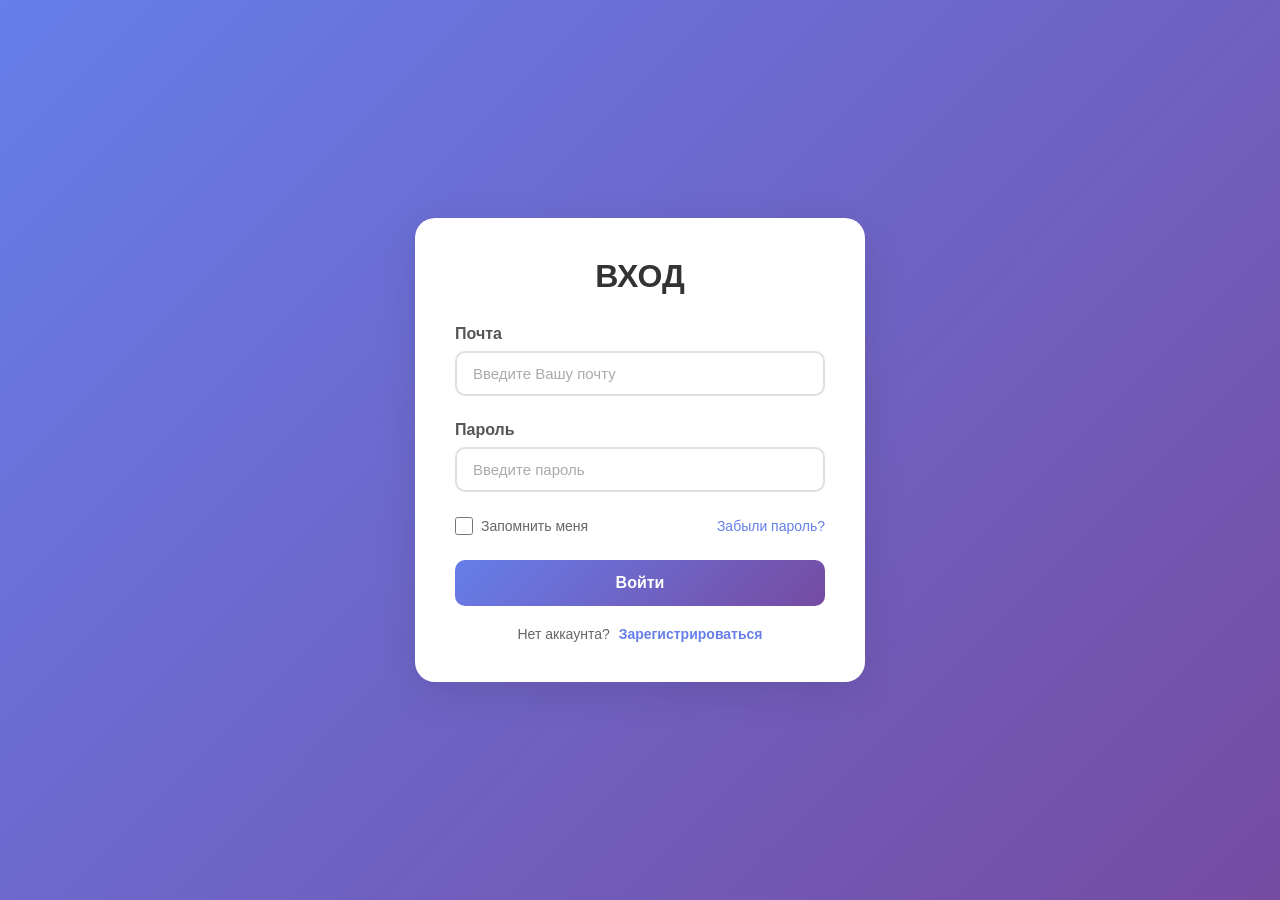
<file: front/index.html>
<!DOCTYPE html>
<html lang="ru">
<head>
    <meta charset="UTF-8">
    <meta name="viewport" content="width=device-width, initial-scale=1.0">
    <title>Вход</title>
    <link rel="stylesheet" href="style.css">
</head>
<body>
    <div class="container">
        <div class="login-card">
            <h1 class="title">ВХОД</h1>
            
            <div class="form-group">
                <label class="label">Почта</label>
                <input type="email" class="input" placeholder="Введите Вашу почту">
            </div>

            <div class="form-group">
                <label class="label">Пароль</label>
                <input type="password" class="input" placeholder="Введите пароль">
            </div>

            <div class="form-options">
                <label class="checkbox-label">
                    <input type="checkbox" class="checkbox">
                    <span>Запомнить меня</span>
                </label>
                <a href="#" class="forgot-link">Забыли пароль?</a>
            </div>

            <button class="login-btn">Войти</button>

            <div class="register-link">
                Нет аккаунта? <a href="register.html">Зарегистрироваться</a>
            </div>
        </div>
    </div>
</body>
</html>
</file>
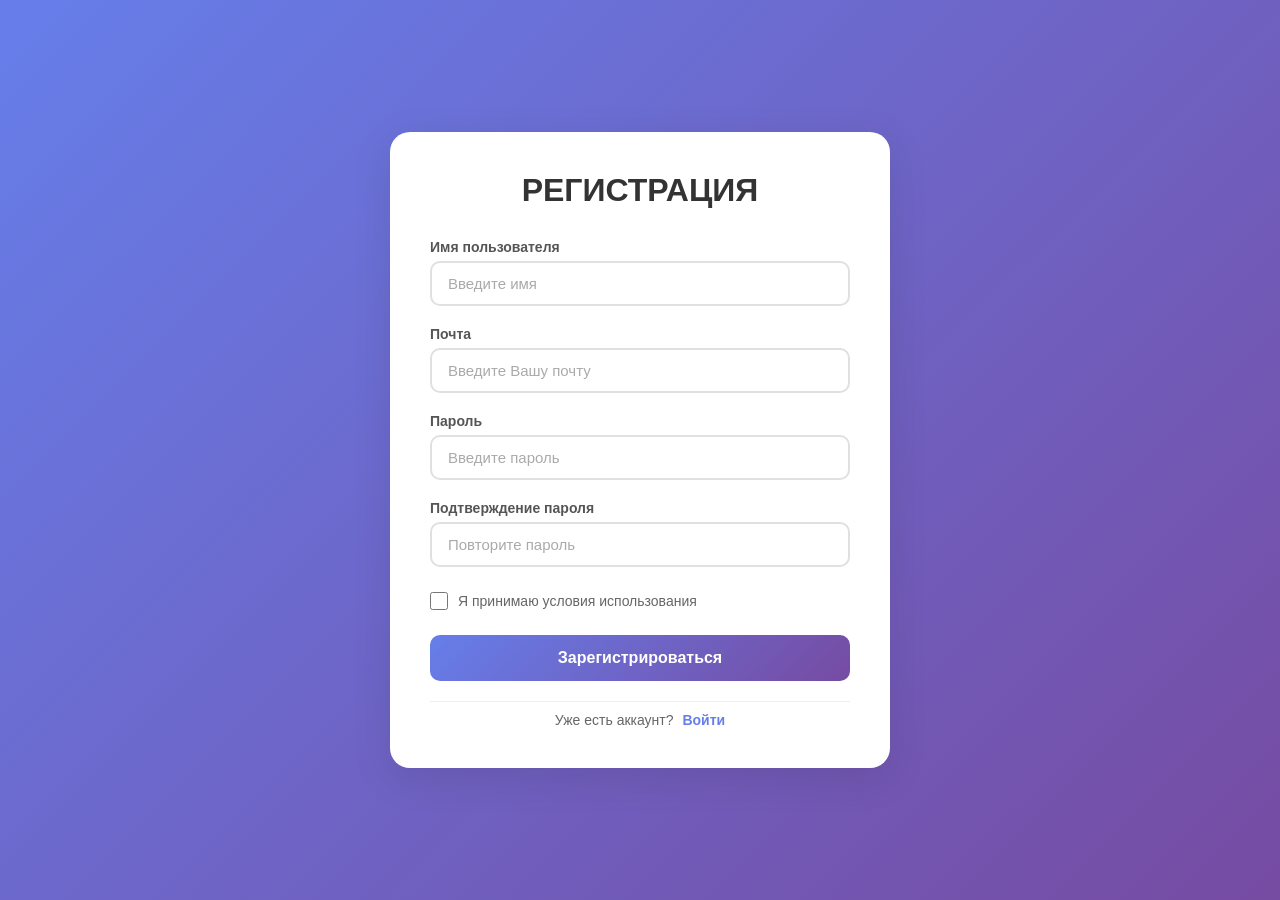
<file: front/register.html>
<!DOCTYPE html>
<html lang="ru">
<head>
    <meta charset="UTF-8">
    <meta name="viewport" content="width=device-width, initial-scale=1.0">
    <title>Регистрация</title>
    <link rel="stylesheet" href="register.css">
</head>
<body>
    <div class="container">
        <div class="register-card">
            <h1 class="title">РЕГИСТРАЦИЯ</h1>
            
            <div class="form-group">
                <label class="label">Имя пользователя</label>
                <input type="text" class="input" placeholder="Введите имя">
            </div>

            <div class="form-group">
                <label class="label">Почта</label>
                <input type="email" class="input" placeholder="Введите Вашу почту">
            </div>

            <div class="form-group">
                <label class="label">Пароль</label>
                <input type="password" class="input" placeholder="Введите пароль">
            </div>

            <div class="form-group">
                <label class="label">Подтверждение пароля</label>
                <input type="password" class="input" placeholder="Повторите пароль">
            </div>

            <div class="form-options">
                <label class="checkbox-label">
                    <input type="checkbox" class="checkbox">
                    <span>Я принимаю условия использования</span>
                </label>
            </div>

            <button class="register-btn">Зарегистрироваться</button>

            <div class="login-link">
                Уже есть аккаунт? <a href="index.html">Войти</a>
            </div>
        </div>
    </div>
</body>
</html>
</file>
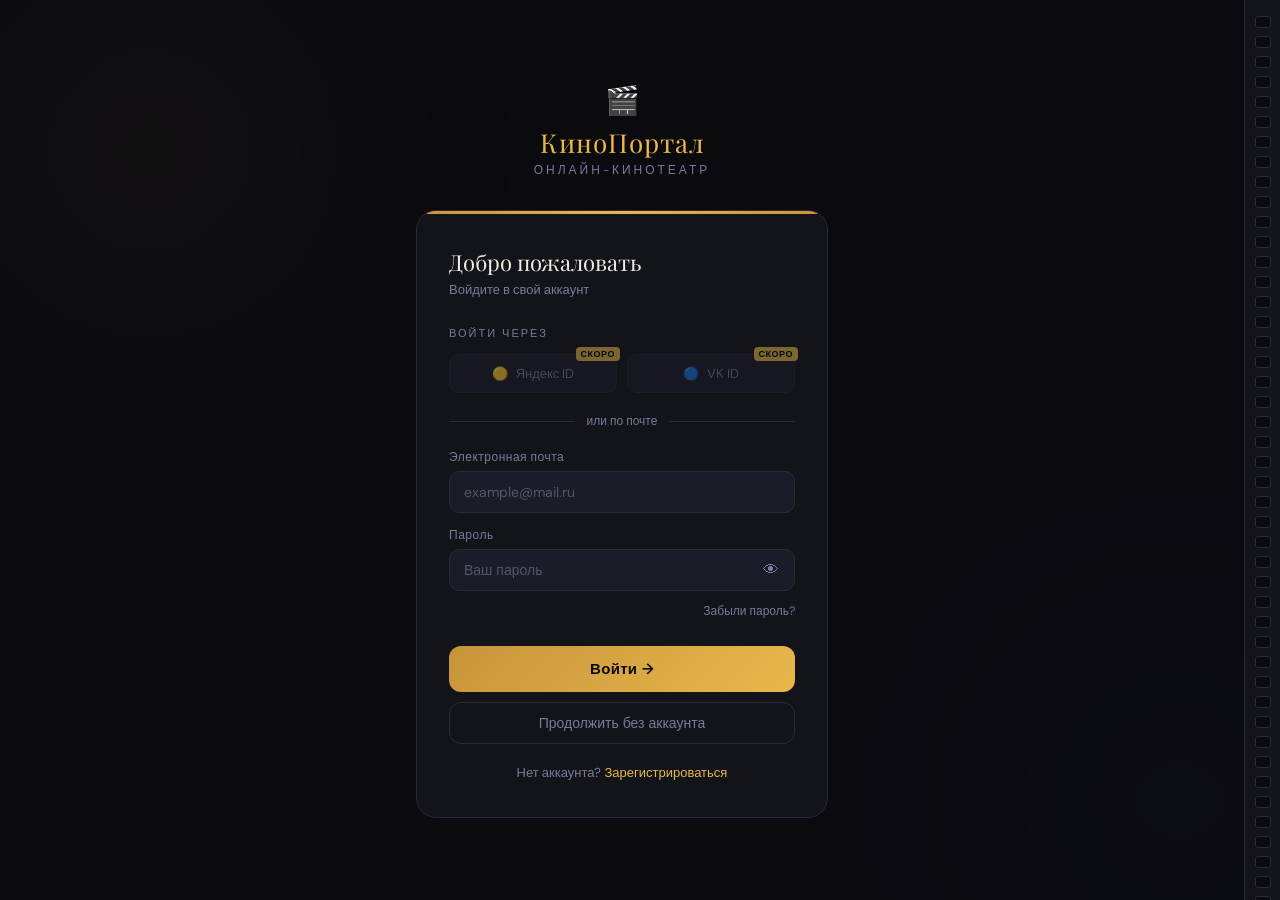
<file: templates/login.html>
<!DOCTYPE html>
<html lang="ru">
<head>
  <meta charset="UTF-8"/>
  <meta name="viewport" content="width=device-width, initial-scale=1.0"/>
  <title>Вход — КиноПортал</title>
  <link href="https://fonts.googleapis.com/css2?family=Playfair+Display:wght@400;700&family=DM+Sans:wght@300;400;500&display=swap" rel="stylesheet"/>
  <style>
    :root {
      --bg: #0a0a0f;
      --surface: #13131a;
      --surface2: #1c1c28;
      --border: #2a2a3a;
      --accent: #e8b84b;
      --accent2: #c8943a;
      --text: #f0ece4;
      --muted: #7a7a9a;
      --error: #e05a5a;
    }

    * { box-sizing: border-box; margin: 0; padding: 0; }

    body {
      background: var(--bg);
      color: var(--text);
      font-family: 'DM Sans', sans-serif;
      min-height: 100vh;
      display: flex;
      align-items: center;
      justify-content: center;
      overflow-x: hidden;
    }

    .bg-orb {
      position: fixed; border-radius: 50%;
      filter: blur(120px); pointer-events: none; z-index: 0;
    }
    .bg-orb-1 {
      width: 500px; height: 500px;
      background: radial-gradient(circle, rgba(232,184,75,0.07) 0%, transparent 70%);
      top: -100px; left: -100px;
    }
    .bg-orb-2 {
      width: 400px; height: 400px;
      background: radial-gradient(circle, rgba(90,80,160,0.1) 0%, transparent 70%);
      bottom: -100px; right: -100px;
    }

    .film-strip {
      position: fixed; right: 0; top: 0;
      width: 36px; height: 100vh;
      background: var(--surface);
      border-left: 1px solid var(--border);
      display: flex; flex-direction: column;
      align-items: center; gap: 8px;
      padding: 16px 0; z-index: 1;
    }
    .film-hole {
      width: 16px; height: 12px;
      border-radius: 3px;
      background: var(--bg);
      border: 1px solid var(--border);
      flex-shrink: 0;
    }

    .page-wrapper {
      position: relative; z-index: 2;
      width: 100%; max-width: 460px;
      padding: 40px 24px;
      margin-right: 36px;
    }

    .logo {
      text-align: center; margin-bottom: 32px;
      animation: fadeDown 0.6s ease both;
    }
    .logo-icon { font-size: 28px; margin-bottom: 6px; }
    .logo-text {
      font-family: 'Playfair Display', serif;
      font-size: 26px; color: var(--accent); letter-spacing: 1px;
    }
    .logo-sub {
      font-size: 12px; color: var(--muted);
      letter-spacing: 3px; text-transform: uppercase; margin-top: 2px;
    }

    .card {
      background: var(--surface);
      border: 1px solid var(--border);
      border-radius: 20px;
      padding: 36px 32px;
      animation: fadeUp 0.7s ease both;
      position: relative; overflow: hidden;
    }
    .card::before {
      content: '';
      position: absolute; top: 0; left: 0; right: 0; height: 3px;
      background: linear-gradient(90deg, var(--accent2), var(--accent), var(--accent2));
    }

    .card-title {
      font-family: 'Playfair Display', serif;
      font-size: 22px; margin-bottom: 4px;
    }
    .card-subtitle {
      font-size: 13px; color: var(--muted); margin-bottom: 28px;
    }

    .section-label {
      font-size: 11px; letter-spacing: 2px;
      text-transform: uppercase; color: var(--muted);
      margin-bottom: 14px;
    }

    .oauth-buttons {
      display: flex; gap: 10px; margin-bottom: 4px;
    }
    .oauth-btn {
      flex: 1; display: flex;
      align-items: center; justify-content: center;
      gap: 8px; padding: 10px;
      border-radius: 10px; border: 1px solid var(--border);
      background: var(--surface2); color: var(--muted);
      font-size: 13px; font-family: 'DM Sans', sans-serif;
      cursor: not-allowed; opacity: 0.5;
      position: relative;
    }
    .oauth-btn .soon {
      position: absolute; top: -8px; right: -4px;
      background: var(--accent); color: #000;
      font-size: 9px; font-weight: 700;
      padding: 1px 5px; border-radius: 4px; letter-spacing: 0.5px;
    }

    .divider {
      display: flex; align-items: center;
      gap: 12px; margin: 20px 0;
      color: var(--muted); font-size: 12px;
    }
    .divider::before, .divider::after {
      content: ''; flex: 1; height: 1px; background: var(--border);
    }

    .field {
      display: flex; flex-direction: column;
      gap: 6px; margin-bottom: 14px;
    }
    .field label {
      font-size: 12px; color: var(--muted);
      font-weight: 500; letter-spacing: 0.5px;
    }
    .field input {
      background: var(--surface2);
      border: 1px solid var(--border);
      border-radius: 10px;
      padding: 11px 14px;
      color: var(--text);
      font-family: 'DM Sans', sans-serif;
      font-size: 14px; outline: none;
      transition: border-color 0.2s, box-shadow 0.2s;
      width: 100%;
    }
    .field input::placeholder { color: var(--muted); opacity: 0.6; }
    .field input:focus {
      border-color: var(--accent);
      box-shadow: 0 0 0 3px rgba(232,184,75,0.1);
    }
    .field input.error { border-color: var(--error); }
    .field-hint {
      font-size: 11px; color: var(--error); display: none;
    }
    .field.has-error .field-hint { display: block; }

    .input-wrap {
      position: relative;
      display: flex;
      align-items: center;
    }
    .input-wrap input { padding-right: 42px !important; }
    .toggle-pass {
      position: absolute; right: 12px;
      background: none; border: none;
      cursor: pointer; color: var(--muted);
      font-size: 16px; padding: 4px; line-height: 1;
      transition: color 0.2s; user-select: none;
    }
    .toggle-pass:hover { color: var(--accent); }

    .forgot-link {
      text-align: right; margin-top: -6px; margin-bottom: 6px;
    }
    .forgot-link a {
      font-size: 12px; color: var(--muted);
      text-decoration: none; transition: color 0.2s;
    }
    .forgot-link a:hover { color: var(--accent); }

    .btn-primary {
      width: 100%; padding: 13px; border-radius: 12px;
      border: none;
      background: linear-gradient(135deg, var(--accent2), var(--accent));
      color: #0a0a0f;
      font-family: 'DM Sans', sans-serif;
      font-size: 15px; font-weight: 600; cursor: pointer;
      margin-top: 20px;
      transition: opacity 0.2s, transform 0.1s;
      letter-spacing: 0.3px;
    }
    .btn-primary:hover { opacity: 0.9; transform: translateY(-1px); }
    .btn-primary:active { transform: translateY(0); }

    .btn-skip {
      width: 100%; padding: 11px; border-radius: 12px;
      border: 1px solid var(--border); background: transparent;
      color: var(--muted);
      font-family: 'DM Sans', sans-serif;
      font-size: 14px; cursor: pointer;
      margin-top: 10px;
      transition: border-color 0.2s, color 0.2s;
    }
    .btn-skip:hover { border-color: var(--muted); color: var(--text); }

    .register-link {
      text-align: center; margin-top: 20px;
      font-size: 13px; color: var(--muted);
    }
    .register-link a {
      color: var(--accent); text-decoration: none; font-weight: 500;
    }
    .register-link a:hover { text-decoration: underline; }

    /* Сообщение об ошибке входа */
    .alert-error {
      background: rgba(224,90,90,0.1);
      border: 1px solid rgba(224,90,90,0.3);
      border-radius: 10px;
      padding: 10px 14px;
      font-size: 13px;
      color: var(--error);
      margin-bottom: 16px;
      display: none;
    }
    .alert-error.show { display: block; }

    @keyframes fadeUp {
      from { opacity: 0; transform: translateY(20px); }
      to   { opacity: 1; transform: translateY(0); }
    }
    @keyframes fadeDown {
      from { opacity: 0; transform: translateY(-16px); }
      to   { opacity: 1; transform: translateY(0); }
    }

    @media (max-width: 560px) {
      .film-strip { display: none; }
      .page-wrapper { margin-right: 0; padding: 24px 16px; }
      .card { padding: 28px 20px; }
    }
  </style>
</head>
<body>
  <div class="bg-orb bg-orb-1"></div>
  <div class="bg-orb bg-orb-2"></div>

  <div class="film-strip" id="filmStrip"></div>

  <div class="page-wrapper">
    <div class="logo">
      <div class="logo-icon">🎬</div>
      <div class="logo-text">КиноПортал</div>
      <div class="logo-sub">Онлайн-кинотеатр</div>
    </div>

    <div class="card">
      <div class="card-title">Добро пожаловать</div>
      <div class="card-subtitle">Войдите в свой аккаунт</div>

      <div class="alert-error" id="loginError">
        Неверный email или пароль
      </div>

      <div class="section-label">Войти через</div>
      <div class="oauth-buttons">
        <button class="oauth-btn" disabled>
          <span>🟡</span> Яндекс ID
          <span class="soon">СКОРО</span>
        </button>
        <button class="oauth-btn" disabled>
          <span>🔵</span> VK ID
          <span class="soon">СКОРО</span>
        </button>
      </div>

      <div class="divider">или по почте</div>

      <div class="field" id="f-email">
        <label>Электронная почта</label>
        <input type="email" id="email" placeholder="example@mail.ru" autocomplete="email"/>
        <span class="field-hint">Введите корректный email</span>
      </div>

      <div class="field" id="f-pass">
        <label>Пароль</label>
        <div class="input-wrap">
          <input type="password" id="password" placeholder="Ваш пароль" autocomplete="current-password"/>
          <button type="button" class="toggle-pass" onclick="togglePass('password', this)" title="Показать пароль">👁</button>
        </div>
        <span class="field-hint">Введите пароль</span>
      </div>

      <div class="forgot-link">
        <a href="#">Забыли пароль?</a>
      </div>

      <button class="btn-primary" onclick="doLogin()">Войти →</button>
      <button class="btn-skip" onclick="skipLogin()">Продолжить без аккаунта</button>

      <div class="register-link">
        Нет аккаунта? <a href="register.html">Зарегистрироваться</a>
      </div>
    </div>
  </div>

  <script>
    // Киноплёнка справа
    const strip = document.getElementById('filmStrip');
    for (let i = 0; i < 60; i++) {
      const hole = document.createElement('div');
      hole.className = 'film-hole';
      strip.appendChild(hole);
    }

    function togglePass(inputId, btn) {
      const input = document.getElementById(inputId);
      if (input.type === 'password') {
        input.type = 'text';
        btn.textContent = '👁';
        btn.title = 'Скрыть пароль';
      } else {
        input.type = 'password';
        btn.textContent = '👁';
        btn.title = 'Показать пароль';
      }
    }

    function doLogin() {
      const email = document.getElementById('email').value.trim();
      const pass  = document.getElementById('password').value;
      let ok = true;

      const emailOk = /^[^\s@]+@[^\s@]+\.[^\s@]+$/.test(email);
      setError('f-email', !emailOk);
      if (!emailOk) ok = false;

      const passOk = pass.length >= 1;
      setError('f-pass', !passOk);
      if (!passOk) ok = false;

      if (ok) {
        // Здесь будет fetch POST /login на Flask
        document.getElementById('loginError').classList.add('show');
        // При успехе — убрать ошибку и редирект на главную
      }
    }

    function setError(fieldId, hasError) {
      const field = document.getElementById(fieldId);
      if (!field) return;
      if (hasError) field.classList.add('has-error');
      else field.classList.remove('has-error');
      const inputs = field.querySelectorAll('input');
      inputs.forEach(i => {
        if (hasError) i.classList.add('error');
        else i.classList.remove('error');
      });
    }

    function skipLogin() {
      alert('Продолжение без аккаунта (редирект на главную)');
    }
  </script>
</body>
</html>
</file>
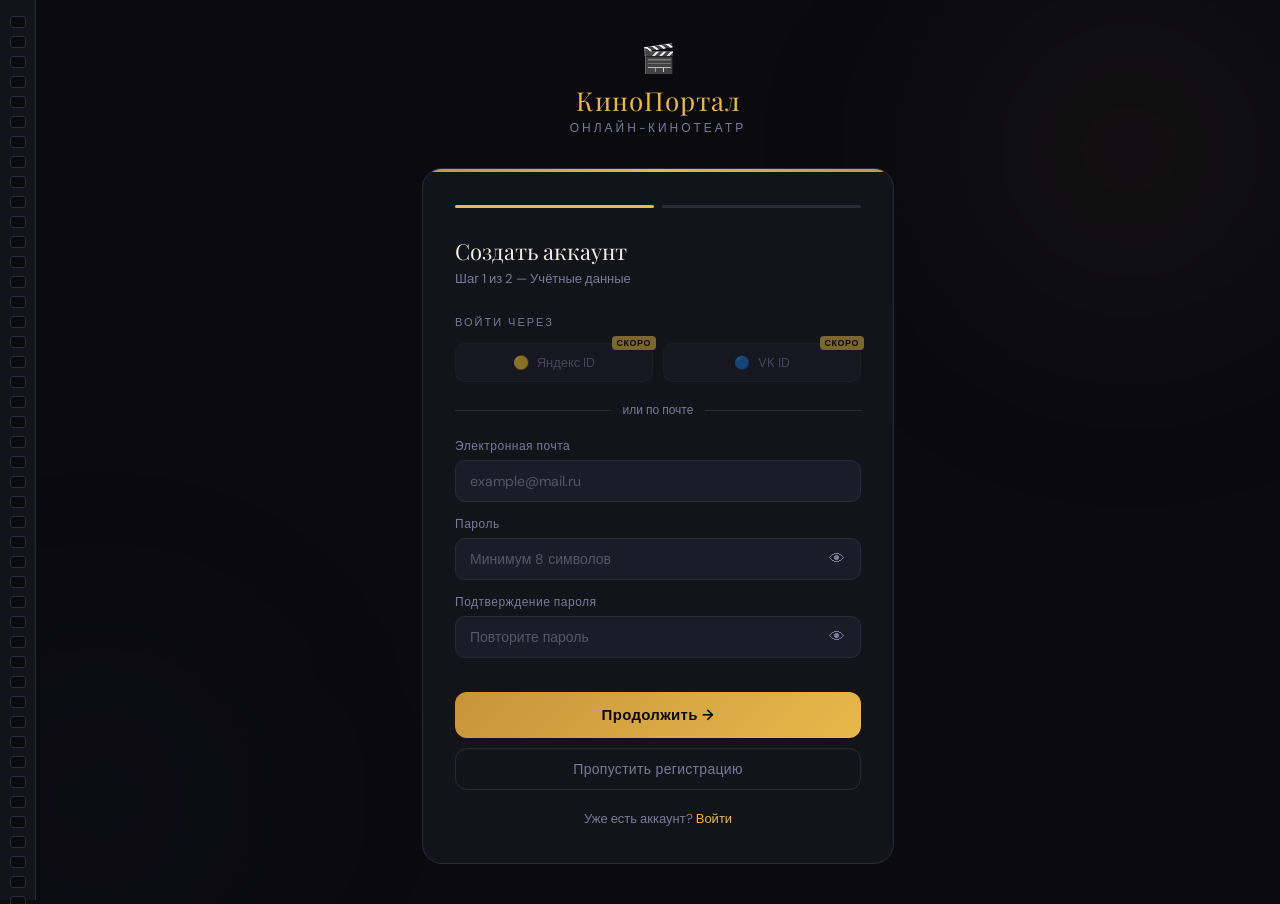
<file: templates/register.html>
<!DOCTYPE html>
<html lang="ru">
<head>
  <meta charset="UTF-8" />
  <meta name="viewport" content="width=device-width, initial-scale=1.0"/>
  <title>Регистрация — КиноПортал</title>
  <link href="https://fonts.googleapis.com/css2?family=Playfair+Display:wght@400;700&family=DM+Sans:wght@300;400;500&display=swap" rel="stylesheet"/>
  <style>
    :root {
      --bg: #0a0a0f;
      --surface: #13131a;
      --surface2: #1c1c28;
      --border: #2a2a3a;
      --accent: #e8b84b;
      --accent2: #c8943a;
      --text: #f0ece4;
      --muted: #7a7a9a;
      --error: #e05a5a;
      --success: #5acea0;
    }

    * { box-sizing: border-box; margin: 0; padding: 0; }

    body {
      background: var(--bg);
      color: var(--text);
      font-family: 'DM Sans', sans-serif;
      min-height: 100vh;
      display: flex;
      align-items: center;
      justify-content: center;
      overflow-x: hidden;
    }

    /* Фоновые элементы */
    .bg-orb {
      position: fixed;
      border-radius: 50%;
      filter: blur(120px);
      pointer-events: none;
      z-index: 0;
    }
    .bg-orb-1 {
      width: 500px; height: 500px;
      background: radial-gradient(circle, rgba(232,184,75,0.08) 0%, transparent 70%);
      top: -100px; right: -100px;
    }
    .bg-orb-2 {
      width: 400px; height: 400px;
      background: radial-gradient(circle, rgba(90,80,160,0.1) 0%, transparent 70%);
      bottom: -100px; left: -100px;
    }

    /* Полоски киноплёнки слева */
    .film-strip {
      position: fixed;
      left: 0; top: 0;
      width: 36px;
      height: 100vh;
      background: var(--surface);
      border-right: 1px solid var(--border);
      display: flex;
      flex-direction: column;
      align-items: center;
      gap: 8px;
      padding: 16px 0;
      z-index: 1;
    }
    .film-hole {
      width: 16px; height: 12px;
      border-radius: 3px;
      background: var(--bg);
      border: 1px solid var(--border);
      flex-shrink: 0;
    }

    .page-wrapper {
      position: relative;
      z-index: 2;
      width: 100%;
      max-width: 520px;
      padding: 40px 24px;
      margin-left: 36px;
    }

    /* Логотип */
    .logo {
      text-align: center;
      margin-bottom: 32px;
      animation: fadeDown 0.6s ease both;
    }
    .logo-icon {
      font-size: 28px;
      margin-bottom: 6px;
    }
    .logo-text {
      font-family: 'Playfair Display', serif;
      font-size: 26px;
      color: var(--accent);
      letter-spacing: 1px;
    }
    .logo-sub {
      font-size: 12px;
      color: var(--muted);
      letter-spacing: 3px;
      text-transform: uppercase;
      margin-top: 2px;
    }

    /* Карточка */
    .card {
      background: var(--surface);
      border: 1px solid var(--border);
      border-radius: 20px;
      padding: 36px 32px;
      animation: fadeUp 0.7s ease both;
      position: relative;
      overflow: hidden;
    }
    .card::before {
      content: '';
      position: absolute;
      top: 0; left: 0; right: 0;
      height: 3px;
      background: linear-gradient(90deg, var(--accent2), var(--accent), var(--accent2));
    }

    .card-title {
      font-family: 'Playfair Display', serif;
      font-size: 22px;
      margin-bottom: 4px;
    }
    .card-subtitle {
      font-size: 13px;
      color: var(--muted);
      margin-bottom: 28px;
    }

    /* Разделитель шагов */
    .steps {
      display: flex;
      gap: 8px;
      margin-bottom: 28px;
    }
    .step {
      flex: 1;
      height: 3px;
      border-radius: 2px;
      background: var(--border);
      transition: background 0.3s;
    }
    .step.active { background: var(--accent); }
    .step.done { background: var(--success); }

    /* Группа полей */
    .section-label {
      font-size: 11px;
      letter-spacing: 2px;
      text-transform: uppercase;
      color: var(--muted);
      margin-bottom: 14px;
      margin-top: 20px;
    }
    .section-label:first-of-type { margin-top: 0; }

    .fields-row {
      display: grid;
      grid-template-columns: 1fr 1fr;
      gap: 12px;
    }

    .field {
      display: flex;
      flex-direction: column;
      gap: 6px;
      margin-bottom: 14px;
      animation: fadeUp 0.5s ease both;
    }
    .field label {
      font-size: 12px;
      color: var(--muted);
      font-weight: 500;
      letter-spacing: 0.5px;
    }
    .field label .optional {
      font-size: 10px;
      opacity: 0.6;
      margin-left: 4px;
    }

    .field input, .field select {
      background: var(--surface2);
      border: 1px solid var(--border);
      border-radius: 10px;
      padding: 11px 14px;
      color: var(--text);
      font-family: 'DM Sans', sans-serif;
      font-size: 14px;
      outline: none;
      transition: border-color 0.2s, box-shadow 0.2s;
      width: 100%;
    }
    .field input::placeholder { color: var(--muted); opacity: 0.6; }
    .field input:focus, .field select:focus {
      border-color: var(--accent);
      box-shadow: 0 0 0 3px rgba(232,184,75,0.1);
    }
    .field input.error { border-color: var(--error); }
    .field select option { background: var(--surface2); }

    .field-hint {
      font-size: 11px;
      color: var(--error);
      display: none;
    }
    .field.has-error .field-hint { display: block; }

    /* Обёртка для поля с кнопкой показа пароля */
    .input-wrap {
      position: relative;
      display: flex;
      align-items: center;
    }
    .input-wrap input {
      padding-right: 42px !important;
    }
    .toggle-pass {
      position: absolute;
      right: 12px;
      background: none;
      border: none;
      cursor: pointer;
      color: var(--muted);
      font-size: 16px;
      padding: 4px;
      line-height: 1;
      transition: color 0.2s;
      user-select: none;
    }
    .toggle-pass:hover { color: var(--accent); }

    /* Гендер — кастомные кнопки */
    .gender-group {
      display: flex;
      gap: 8px;
    }
    .gender-btn {
      flex: 1;
      padding: 10px 8px;
      border-radius: 10px;
      border: 1px solid var(--border);
      background: var(--surface2);
      color: var(--muted);
      font-family: 'DM Sans', sans-serif;
      font-size: 13px;
      cursor: pointer;
      transition: all 0.2s;
      text-align: center;
    }
    .gender-btn:hover { border-color: var(--accent); color: var(--accent); }
    .gender-btn.selected {
      border-color: var(--accent);
      background: rgba(232,184,75,0.1);
      color: var(--accent);
    }

    /* Разделитель OAuth */
    .divider {
      display: flex;
      align-items: center;
      gap: 12px;
      margin: 20px 0;
      color: var(--muted);
      font-size: 12px;
    }
    .divider::before, .divider::after {
      content: '';
      flex: 1;
      height: 1px;
      background: var(--border);
    }

    /* OAuth кнопки (будущие) */
    .oauth-buttons {
      display: flex;
      gap: 10px;
      margin-bottom: 4px;
    }
    .oauth-btn {
      flex: 1;
      display: flex;
      align-items: center;
      justify-content: center;
      gap: 8px;
      padding: 10px;
      border-radius: 10px;
      border: 1px solid var(--border);
      background: var(--surface2);
      color: var(--muted);
      font-size: 13px;
      font-family: 'DM Sans', sans-serif;
      cursor: not-allowed;
      opacity: 0.5;
      transition: all 0.2s;
      position: relative;
    }
    .oauth-btn .soon {
      position: absolute;
      top: -8px; right: -4px;
      background: var(--accent);
      color: #000;
      font-size: 9px;
      font-weight: 700;
      padding: 1px 5px;
      border-radius: 4px;
      letter-spacing: 0.5px;
    }

    /* Кнопки действий */
    .btn-primary {
      width: 100%;
      padding: 13px;
      border-radius: 12px;
      border: none;
      background: linear-gradient(135deg, var(--accent2), var(--accent));
      color: #0a0a0f;
      font-family: 'DM Sans', sans-serif;
      font-size: 15px;
      font-weight: 600;
      cursor: pointer;
      margin-top: 20px;
      transition: opacity 0.2s, transform 0.1s;
      letter-spacing: 0.3px;
    }
    .btn-primary:hover { opacity: 0.9; transform: translateY(-1px); }
    .btn-primary:active { transform: translateY(0); }

    .btn-skip {
      width: 100%;
      padding: 11px;
      border-radius: 12px;
      border: 1px solid var(--border);
      background: transparent;
      color: var(--muted);
      font-family: 'DM Sans', sans-serif;
      font-size: 14px;
      cursor: pointer;
      margin-top: 10px;
      transition: border-color 0.2s, color 0.2s;
      letter-spacing: 0.3px;
    }
    .btn-skip:hover { border-color: var(--muted); color: var(--text); }

    .login-link {
      text-align: center;
      margin-top: 20px;
      font-size: 13px;
      color: var(--muted);
    }
    .login-link a {
      color: var(--accent);
      text-decoration: none;
      font-weight: 500;
    }
    .login-link a:hover { text-decoration: underline; }

    /* Анимации */
    @keyframes fadeUp {
      from { opacity: 0; transform: translateY(20px); }
      to   { opacity: 1; transform: translateY(0); }
    }
    @keyframes fadeDown {
      from { opacity: 0; transform: translateY(-16px); }
      to   { opacity: 1; transform: translateY(0); }
    }

    /* Скрытый шаг */
    .step-block { display: none; }
    .step-block.active { display: block; }

    @media (max-width: 560px) {
      .film-strip { display: none; }
      .page-wrapper { margin-left: 0; padding: 24px 16px; }
      .card { padding: 28px 20px; }
      .fields-row { grid-template-columns: 1fr; }
    }
  </style>
</head>
<body>

  <!-- Фон -->
  <div class="bg-orb bg-orb-1"></div>
  <div class="bg-orb bg-orb-2"></div>

  <!-- Киноплёнка -->
  <div class="film-strip" id="filmStrip"></div>

  <div class="page-wrapper">
    <!-- Логотип -->
    <div class="logo">
      <div class="logo-icon">🎬</div>
      <div class="logo-text">КиноПортал</div>
      <div class="logo-sub">Онлайн-кинотеатр</div>
    </div>

    <div class="card">
      <!-- Индикатор шагов -->
      <div class="steps">
        <div class="step active" id="s1"></div>
        <div class="step" id="s2"></div>
      </div>

      <!-- ШАГ 1: Почта и пароль -->
      <div class="step-block active" id="step1">
        <div class="card-title">Создать аккаунт</div>
        <div class="card-subtitle">Шаг 1 из 2 — Учётные данные</div>

        <div class="section-label">Войти через</div>
        <div class="oauth-buttons">
          <button class="oauth-btn" disabled>
            <span>🟡</span> Яндекс ID
            <span class="soon">СКОРО</span>
          </button>
          <button class="oauth-btn" disabled>
            <span>🔵</span> VK ID
            <span class="soon">СКОРО</span>
          </button>
        </div>

        <div class="divider">или по почте</div>

        <div class="field" id="f-email">
          <label>Электронная почта</label>
          <input type="email" id="email" placeholder="example@mail.ru" autocomplete="email"/>
          <span class="field-hint" id="hint-email">Введите корректный email</span>
        </div>

        <div class="field" id="f-pass">
          <label>Пароль</label>
          <div class="input-wrap">
            <input type="password" id="password" placeholder="Минимум 8 символов" autocomplete="new-password"/>
            <button type="button" class="toggle-pass" onclick="togglePass('password', this)" title="Показать пароль">👁</button>
          </div>
          <span class="field-hint" id="hint-pass">Пароль должен быть не менее 8 символов</span>
        </div>

        <div class="field" id="f-pass2">
          <label>Подтверждение пароля</label>
          <div class="input-wrap">
            <input type="password" id="password2" placeholder="Повторите пароль" autocomplete="new-password"/>
            <button type="button" class="toggle-pass" onclick="togglePass('password2', this)" title="Показать пароль">👁</button>
          </div>
          <span class="field-hint" id="hint-pass2">Пароли не совпадают</span>
        </div>

        <button class="btn-primary" onclick="goStep2()">Продолжить →</button>
        <button class="btn-skip" onclick="skipReg()">Пропустить регистрацию</button>

        <div class="login-link">
          Уже есть аккаунт? <a href="login.html">Войти</a>
        </div>
      </div>

      <!-- ШАГ 2: Личная информация -->
      <div class="step-block" id="step2">
        <div class="card-title">О себе</div>
        <div class="card-subtitle">Шаг 2 из 2 — Личная информация</div>

        <div class="fields-row">
          <div class="field" id="f-first">
            <label>Имя</label>
            <input type="text" id="firstName" placeholder="Иван" autocomplete="given-name"/>
            <span class="field-hint">Введите имя</span>
          </div>
          <div class="field" id="f-last">
            <label>Фамилия</label>
            <input type="text" id="lastName" placeholder="Иванов" autocomplete="family-name"/>
            <span class="field-hint">Введите фамилию</span>
          </div>
        </div>

        <div class="field" id="f-nick">
          <label>Никнейм</label>
          <input type="text" id="nickname" placeholder="@ivan_кино" autocomplete="username"/>
          <span class="field-hint">Введите никнейм</span>
        </div>

        <div class="field">
          <label>Пол <span class="optional">(необязательно)</span></label>
          <div class="gender-group">
            <button class="gender-btn" onclick="selectGender(this, 'male')">Мужской</button>
            <button class="gender-btn" onclick="selectGender(this, 'female')">Женский</button>
          </div>
        </div>

        <div class="field" id="f-dob">
          <label>Дата рождения</label>
          <input type="date" id="dob" max="" autocomplete="bday"/>
          <span class="field-hint">Введите дату рождения</span>
        </div>

        <button class="btn-primary" onclick="submitForm()">Создать аккаунт</button>
        <button class="btn-skip" onclick="goStep1()">← Назад</button>
      </div>
    </div>
  </div>

  <script>
    // --- Киноплёнка ---
    const strip = document.getElementById('filmStrip');
    for (let i = 0; i < 60; i++) {
      const hole = document.createElement('div');
      hole.className = 'film-hole';
      strip.appendChild(hole);
    }

    // --- Ограничение даты рождения (не в будущем) ---
    document.getElementById('dob').max = new Date().toISOString().split('T')[0];

    let selectedGender = null;

    function selectGender(btn, value) {
      document.querySelectorAll('.gender-btn').forEach(b => b.classList.remove('selected'));
      btn.classList.add('selected');
      selectedGender = value;
    }

    // --- Валидация шага 1 ---
    function goStep2() {
      const email = document.getElementById('email').value.trim();
      const pass  = document.getElementById('password').value;
      const pass2 = document.getElementById('password2').value;
      let ok = true;

      const emailOk = /^[^\s@]+@[^\s@]+\.[^\s@]+$/.test(email);
      setError('f-email', 'hint-email', !emailOk);
      if (!emailOk) ok = false;

      const passOk = pass.length >= 8;
      setError('f-pass', 'hint-pass', !passOk);
      if (!passOk) ok = false;

      const pass2Ok = pass === pass2 && pass2.length > 0;
      setError('f-pass2', 'hint-pass2', !pass2Ok);
      if (!pass2Ok) ok = false;

      if (ok) {
        document.getElementById('step1').classList.remove('active');
        document.getElementById('step2').classList.add('active');
        document.getElementById('s1').classList.replace('active', 'done');
        document.getElementById('s2').classList.add('active');
      }
    }

    function goStep1() {
      document.getElementById('step2').classList.remove('active');
      document.getElementById('step1').classList.add('active');
      document.getElementById('s2').classList.remove('active');
      document.getElementById('s1').classList.replace('done', 'active');
    }

    // --- Валидация шага 2 ---
    function submitForm() {
      const first = document.getElementById('firstName').value.trim();
      const last  = document.getElementById('lastName').value.trim();
      const nick  = document.getElementById('nickname').value.trim();
      const dob   = document.getElementById('dob').value;
      let ok = true;

      setError('f-first', null, !first);  if (!first) ok = false;
      setError('f-last',  null, !last);   if (!last)  ok = false;
      setError('f-nick',  null, !nick);   if (!nick)  ok = false;
      setError('f-dob',   null, !dob);    if (!dob)   ok = false;

      if (ok) {
        // Здесь будет отправка данных на Flask-сервер (fetch POST /register)
        alert('✅ Аккаунт создан! (здесь будет редирект на главную)');
      }
    }

    function setError(fieldId, hintId, hasError) {
      const field = document.getElementById(fieldId);
      if (!field) return;
      if (hasError) field.classList.add('has-error');
      else field.classList.remove('has-error');
      const inputs = field.querySelectorAll('input, select');
      inputs.forEach(i => {
        if (hasError) i.classList.add('error');
        else i.classList.remove('error');
      });
    }

    function togglePass(inputId, btn) {
      const input = document.getElementById(inputId);
      if (input.type === 'password') {
        input.type = 'text';
        btn.textContent = '👁';
        btn.title = 'Скрыть пароль';
      } else {
        input.type = 'password';
        btn.textContent = '👁';
        btn.title = 'Показать пароль';
      }
    }

    function skipReg() {
      // Здесь будет редирект на главную без аккаунта
      alert('Продолжение без аккаунта (редирект на главную)');
    }
  </script>
</body>
</html>
</file>
<file: front/style.css>
* {
    margin: 0;
    padding: 0;
    box-sizing: border-box;
    font-family: -apple-system, BlinkMacSystemFont, 'Segoe UI', Roboto, Oxygen, Ubuntu, sans-serif;
}

body {
    background: linear-gradient(135deg, #667eea 0%, #764ba2 100%);
    min-height: 100vh;
    display: flex;
    align-items: center;
    justify-content: center;
}

.container {
    width: 100%;
    padding: 20px;
}

.login-card {
    background: white;
    max-width: 450px;
    margin: 0 auto;
    padding: 40px;
    border-radius: 20px;
    box-shadow: 0 10px 40px rgba(0,0,0,0.1);
}

.title {
    font-size: 32px;
    font-weight: 700;
    color: #333;
    margin-bottom: 30px;
    text-align: center;
}

.form-group {
    margin-bottom: 25px;
}

.label {
    display: block;
    font-size: 16px;
    font-weight: 600;
    color: #555;
    margin-bottom: 8px;
}

.input {
    width: 100%;
    padding: 12px 16px;
    font-size: 15px;
    border: 2px solid #e0e0e0;
    border-radius: 10px;
    transition: border-color 0.3s;
    outline: none;
}

.input:focus {
    border-color: #667eea;
}

.input::placeholder {
    color: #aaa;
}

.form-options {
    display: flex;
    justify-content: space-between;
    align-items: center;
    margin-bottom: 25px;
}

.checkbox-label {
    display: flex;
    align-items: center;
    gap: 8px;
    color: #666;
    font-size: 14px;
    cursor: pointer;
}

.checkbox {
    width: 18px;
    height: 18px;
    cursor: pointer;
    accent-color: #667eea;
}

.forgot-link {
    color: #667eea;
    text-decoration: none;
    font-size: 14px;
    transition: color 0.3s;
}

.forgot-link:hover {
    color: #764ba2;
    text-decoration: underline;
}

.login-btn {
    width: 100%;
    padding: 14px;
    background: linear-gradient(135deg, #667eea 0%, #764ba2 100%);
    color: white;
    border: none;
    border-radius: 10px;
    font-size: 16px;
    font-weight: 600;
    cursor: pointer;
    transition: transform 0.2s, box-shadow 0.2s;
    margin-bottom: 20px;
}

.login-btn:hover {
    transform: translateY(-2px);
    box-shadow: 0 5px 20px rgba(102, 126, 234, 0.4);
}

.login-btn:active {
    transform: translateY(0);
}

.register-link {
    text-align: center;
    color: #666;
    font-size: 14px;
}

.register-link a {
    color: #667eea;
    text-decoration: none;
    font-weight: 600;
    margin-left: 5px;
}

.register-link a:hover {
    text-decoration: underline;
}

/* Адаптивность */
@media (max-width: 480px) {
    .login-card {
        padding: 30px 20px;
    }
    
    .title {
        font-size: 28px;
    }
    
    .form-options {
        flex-direction: column;
        gap: 15px;
        align-items: flex-start;
    }
}
</file>
<file: front/register.css>
* {
    margin: 0;
    padding: 0;
    box-sizing: border-box;
    font-family: -apple-system, BlinkMacSystemFont, 'Segoe UI', Roboto, Oxygen, Ubuntu, sans-serif;
}

body {
    background: linear-gradient(135deg, #667eea 0%, #764ba2 100%);
    min-height: 100vh;
    display: flex;
    align-items: center;
    justify-content: center;
}

.container {
    width: 100%;
    padding: 20px;
}

.register-card {
    background: white;
    max-width: 500px;
    margin: 0 auto;
    padding: 40px;
    border-radius: 20px;
    box-shadow: 0 10px 40px rgba(0,0,0,0.1);
}

.title {
    font-size: 32px;
    font-weight: 700;
    color: #333;
    margin-bottom: 30px;
    text-align: center;
}

.form-group {
    margin-bottom: 20px;
}

.label {
    display: block;
    font-size: 14px;
    font-weight: 600;
    color: #555;
    margin-bottom: 6px;
}

.input {
    width: 100%;
    padding: 12px 16px;
    font-size: 15px;
    border: 2px solid #e0e0e0;
    border-radius: 10px;
    transition: all 0.3s;
    outline: none;
}

.input:focus {
    border-color: #667eea;
    box-shadow: 0 0 0 3px rgba(102, 126, 234, 0.1);
}

.input::placeholder {
    color: #aaa;
}

.input.error {
    border-color: #ff4757;
}

.form-options {
    margin: 25px 0;
}

.checkbox-label {
    display: flex;
    align-items: center;
    gap: 10px;
    color: #666;
    font-size: 14px;
    cursor: pointer;
}

.checkbox {
    width: 18px;
    height: 18px;
    cursor: pointer;
    accent-color: #667eea;
}

.checkbox-label a {
    color: #667eea;
    text-decoration: none;
    margin-left: 5px;
}

.checkbox-label a:hover {
    text-decoration: underline;
}

.register-btn {
    width: 100%;
    padding: 14px;
    background: linear-gradient(135deg, #667eea 0%, #764ba2 100%);
    color: white;
    border: none;
    border-radius: 10px;
    font-size: 16px;
    font-weight: 600;
    cursor: pointer;
    transition: all 0.3s;
    margin-bottom: 20px;
}

.register-btn:hover {
    transform: translateY(-2px);
    box-shadow: 0 5px 20px rgba(102, 126, 234, 0.4);
}

.register-btn:active {
    transform: translateY(0);
}

.register-btn:disabled {
    opacity: 0.6;
    cursor: not-allowed;
}

.login-link {
    text-align: center;
    color: #666;
    font-size: 14px;
    padding-top: 10px;
    border-top: 1px solid #eee;
}

.login-link a {
    color: #667eea;
    text-decoration: none;
    font-weight: 600;
    margin-left: 5px;
}

.login-link a:hover {
    text-decoration: underline;
}

/* Валидация пароля (дополнительно) */
.password-strength {
    margin-top: 8px;
    font-size: 12px;
}

.strength-bar {
    height: 4px;
    background: #e0e0e0;
    border-radius: 2px;
    margin-top: 5px;
}

.strength-bar.fill {
    height: 100%;
    border-radius: 2px;
    transition: width 0.3s, background 0.3s;
}

.strength-text {
    color: #666;
}

/* Адаптивность */
@media (max-width: 480px) {
    .register-card {
        padding: 30px 20px;
    }
    
    .title {
        font-size: 28px;
    }
    
    .form-group {
        margin-bottom: 15px;
    }
    
    .checkbox-label {
        font-size: 13px;
    }
}

/* Анимация появления */
@keyframes fadeIn {
    from {
        opacity: 0;
        transform: translateY(20px);
    }
    to {
        opacity: 1;
        transform: translateY(0);
    }
}

.register-card {
    animation: fadeIn 0.5s ease-out;
}
</file>
